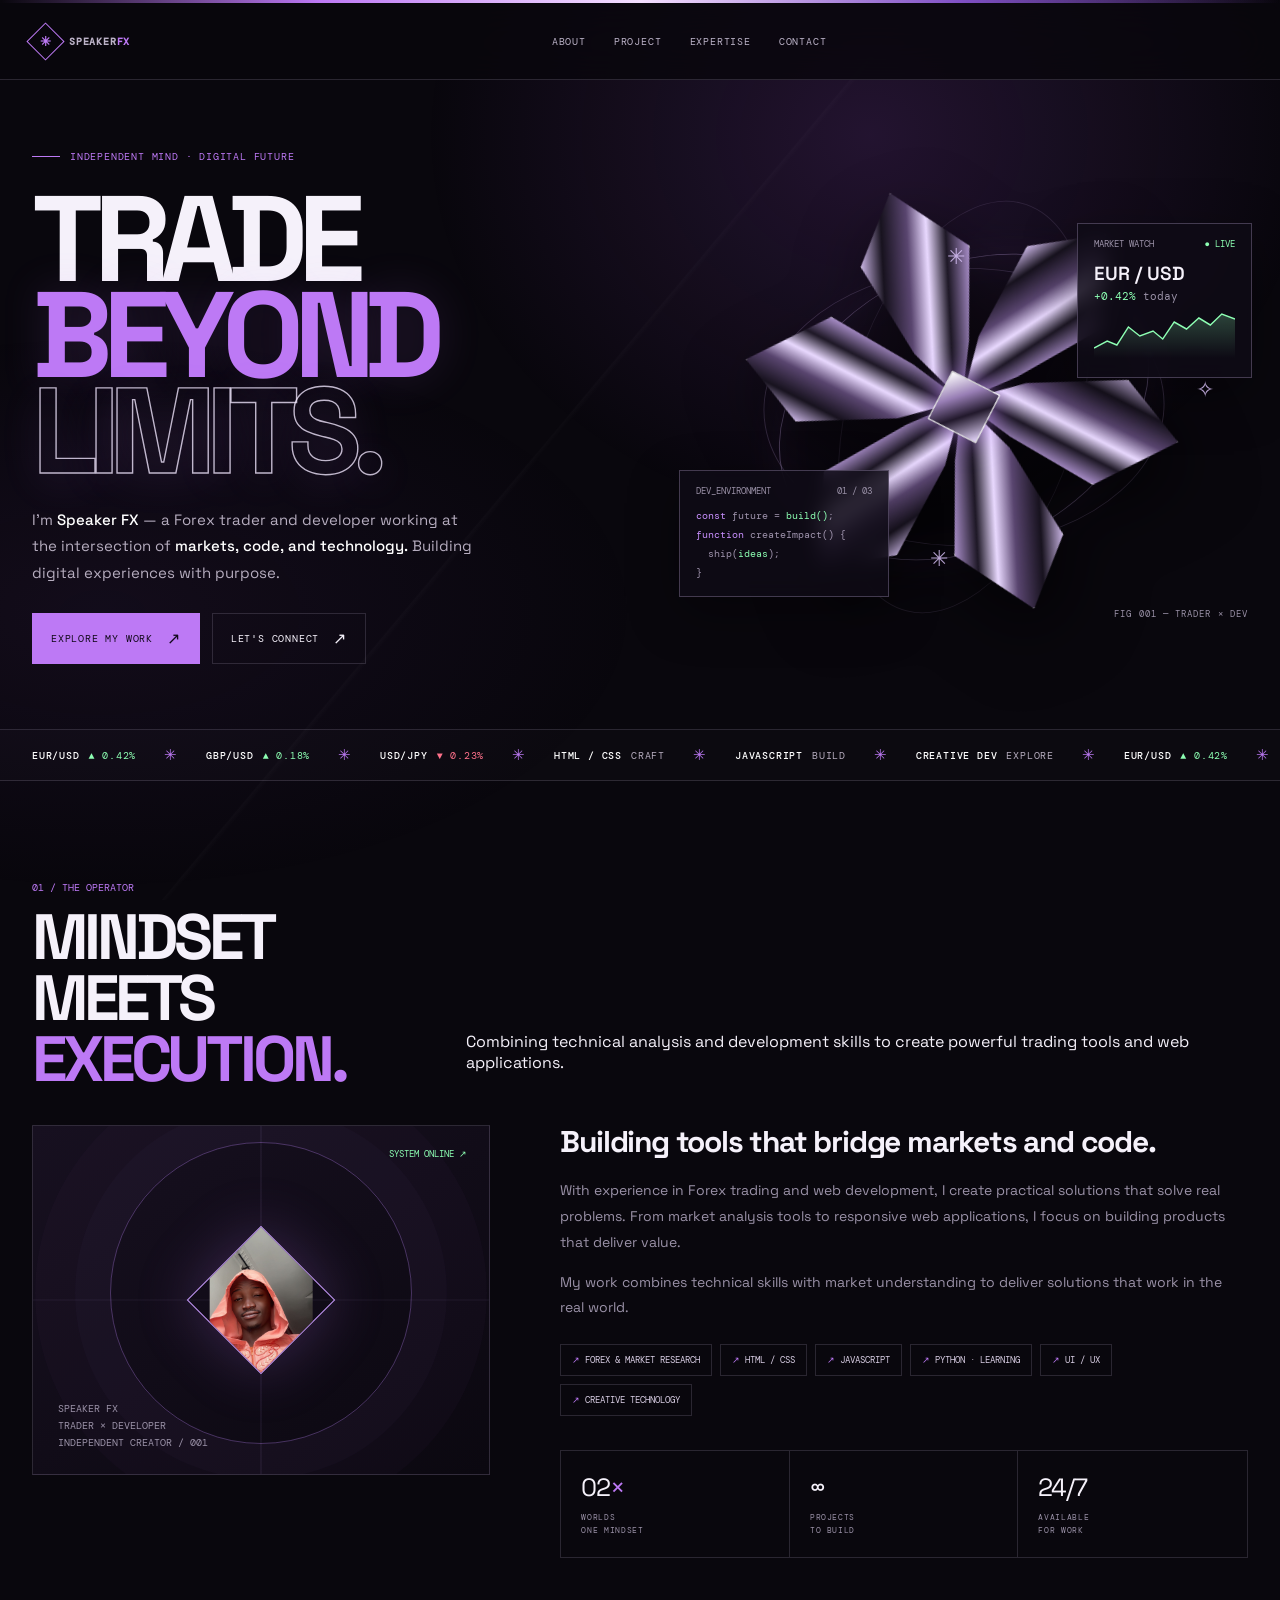
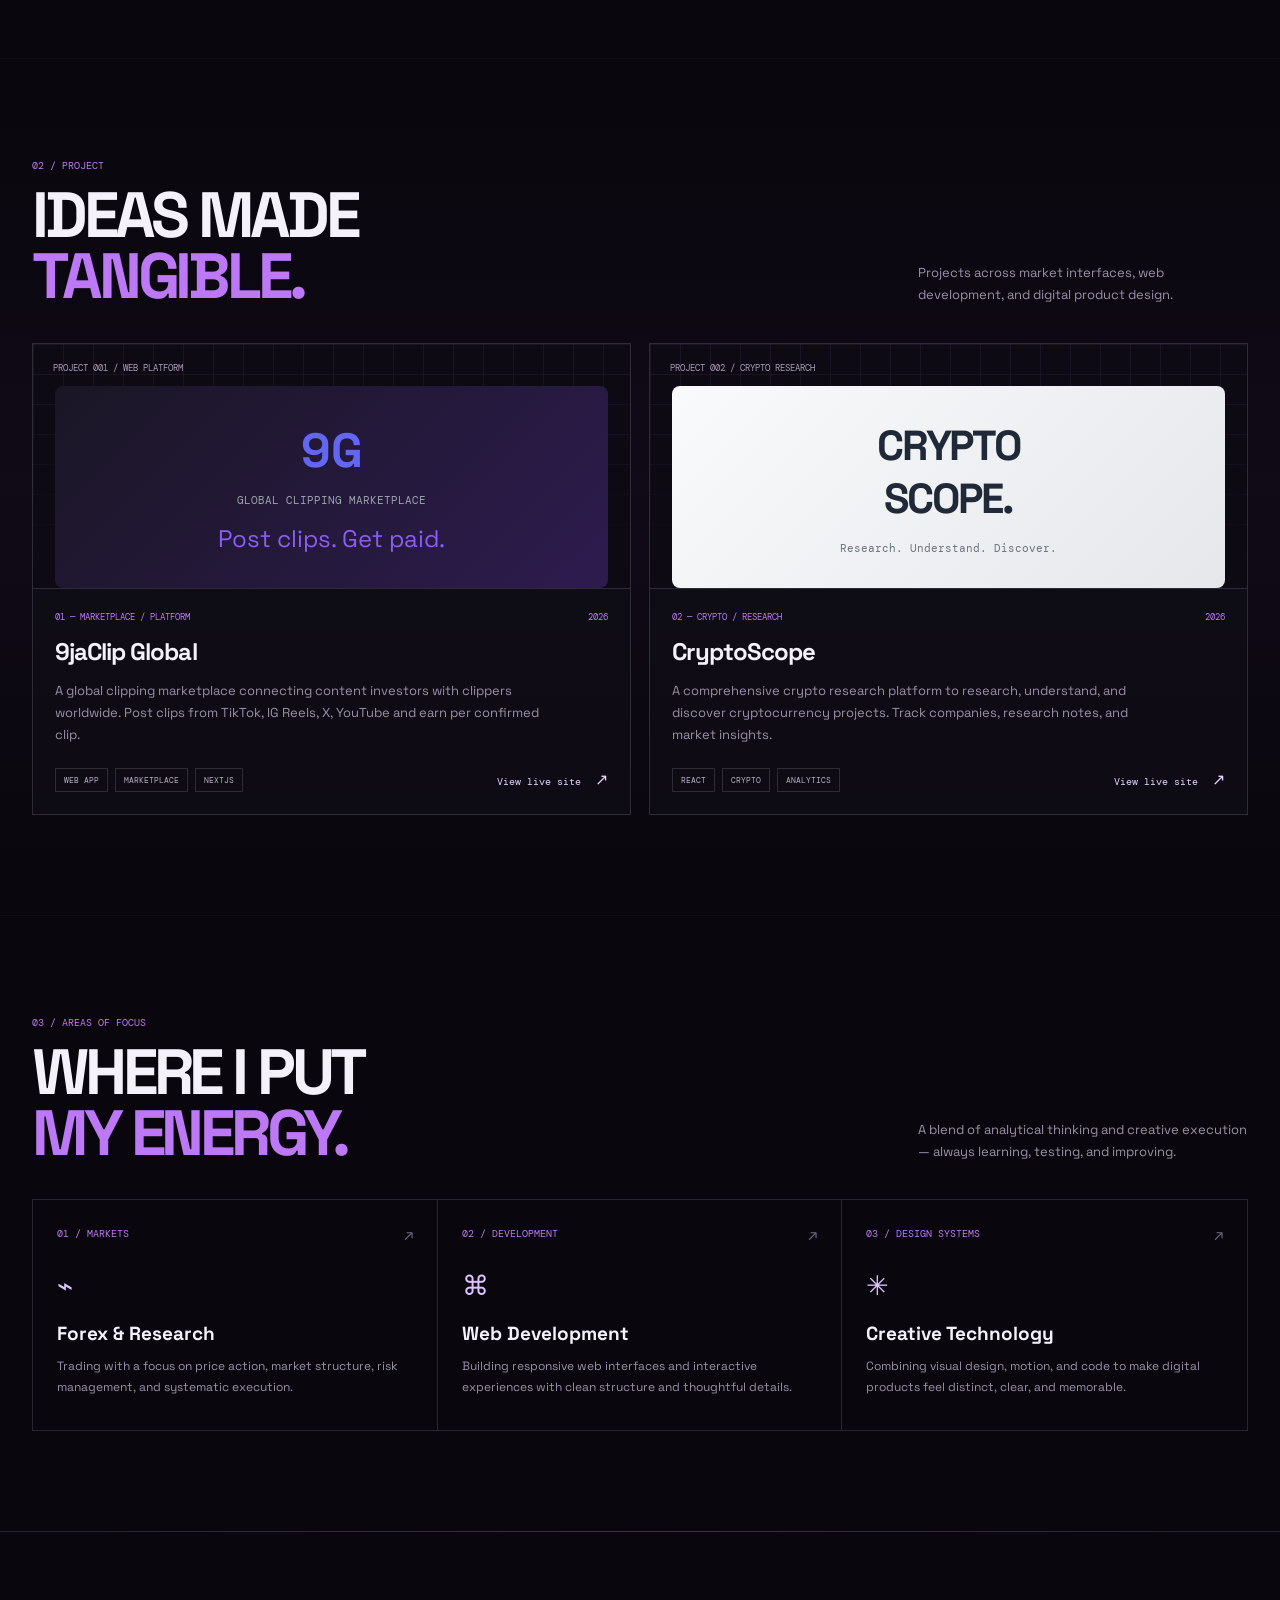
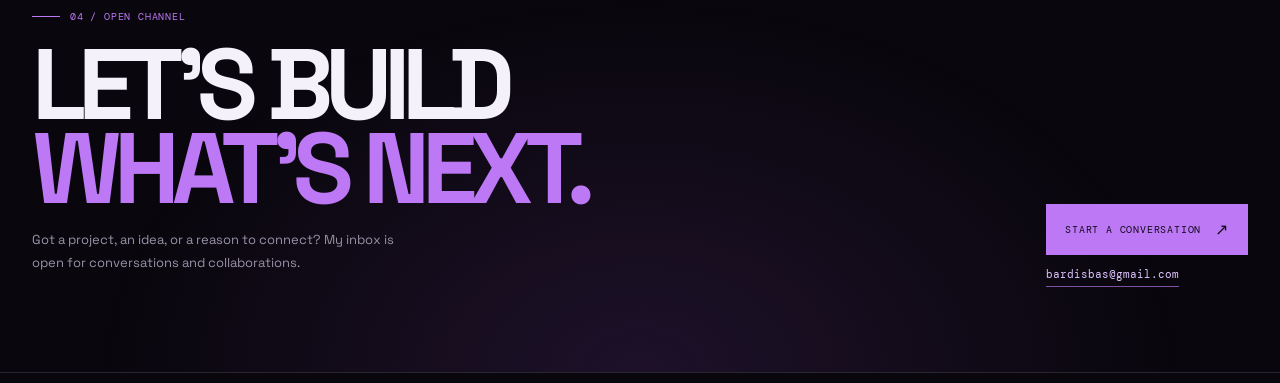
<file: index.html>
<!DOCTYPE html>
<html lang="en">
<head>
<meta charset="UTF-8" />
<meta name="viewport" content="width=device-width, initial-scale=1.0" />
<meta name="theme-color" content="#09070d" />
<meta name="description" content="Personal portfolio for a Forex Trader and Developer." />
<title>Speaker FX — Trader × Developer</title>
<link rel="preconnect" href="https://fonts.googleapis.com">
<link rel="preconnect" href="https://fonts.gstatic.com" crossorigin>
<link href="https://fonts.googleapis.com/css2?family=DM+Mono:wght@400;500&family=Space+Grotesk:wght@400;500;600;700&display=swap" rel="stylesheet">
<link rel="stylesheet" href="styles.css">
</head>
<body>
<div class="topline"></div>
<header><div class="wrap nav"><a class="brand" href="#home" aria-label="Speaker FX home"><span class="brand-mark"><span>✳</span></span><span>SPEAKER<span style="color:var(--purple)">FX</span></span></a><nav class="nav-links" id="navLinks"><a href="#about">ABOUT</a><a href="#work">PROJECT</a><a href="#services">EXPERTISE</a><a href="#contact">CONTACT</a></nav><div class="nav-actions"><button class="menu-btn" id="menuBtn" aria-label="Toggle navigation" aria-expanded="false">☰</button></div></div></header>
<main id="home">
<section class="hero"><div class="wrap hero-grid"><div class="hero-content"><div class="eyebrow">Independent mind · Digital future</div><h1><span>Trade</span><span class="purple">Beyond</span><span class="outline">Limits.</span></h1><p class="hero-copy">I'm <strong>Speaker FX</strong> — a Forex trader and developer working at the intersection of <strong>markets, code, and technology.</strong> Building digital experiences with purpose.</p><div class="hero-ctas"><a class="btn btn-primary" href="#work">Explore my work <span class="arrow">↗</span></a><a class="btn btn-ghost" href="#contact">Let's connect <span class="arrow">↗</span></a></div></div>
<div class="hero-visual" aria-label="Abstract metallic digital sculpture with floating market and code panels"><div class="orbital"></div><div class="core"><i class="blade"></i><i class="blade"></i><i class="blade"></i><i class="blade"></i><i class="blade"></i><i class="blade"></i><div class="core-center"></div></div><div class="float-card market"><div class="card-top"><span>Market watch</span><span style="color:var(--green)">● LIVE</span></div><div class="pair">EUR / USD</div><div class="up">+0.42% <span style="color:var(--muted)">today</span></div><svg class="mini-chart" viewBox="0 0 160 48" preserveAspectRatio="none"><defs><linearGradient id="chartFill" x1="0" y1="0" x2="0" y2="1"><stop offset="0" stop-color="#8dffb3" stop-opacity=".24"/><stop offset="1" stop-color="#8dffb3" stop-opacity="0"/></linearGradient></defs><path d="M0 38 L15 31 L26 35 L39 17 L52 26 L67 21 L78 29 L91 12 L105 19 L119 8 L132 15 L145 4 L160 9 L160 48 L0 48Z" fill="url(#chartFill)"/><path d="M0 38 L15 31 L26 35 L39 17 L52 26 L67 21 L78 29 L91 12 L105 19 L119 8 L132 15 L145 4 L160 9" fill="none" stroke="#8dffb3" stroke-width="1.5"/></svg></div><div class="float-card code"><div class="card-top"><span>dev_environment</span><span>01 / 03</span></div><div class="code-lines"><div><span class="key">const</span> future = <span class="val">build()</span>;</div><div><span class="key">function</span> createImpact() {</div><div>&nbsp;&nbsp;ship(<span class="val">ideas</span>);</div><div>}</div></div></div><span class="spark s1">✳</span><span class="spark s2">✧</span><span class="spark s3">✳</span><div class="hero-note">FIG 001 — TRADER × DEV</div></div></div></section>
<div class="ticker-wrap"><div class="wrap ticker"><div class="ticker-track" id="tickerTrack"><span class="ticker-item"><b>EUR/USD</b><span class="green">▲ 0.42%</span></span><span class="ticker-sep">✳</span><span class="ticker-item"><b>GBP/USD</b><span class="green">▲ 0.18%</span></span><span class="ticker-sep">✳</span><span class="ticker-item"><b>USD/JPY</b><span class="red">▼ 0.23%</span></span><span class="ticker-sep">✳</span><span class="ticker-item"><b>HTML / CSS</b><span>CRAFT</span></span><span class="ticker-sep">✳</span><span class="ticker-item"><b>JAVASCRIPT</b><span>BUILD</span></span><span class="ticker-sep">✳</span><span class="ticker-item"><b>CREATIVE DEV</b><span>EXPLORE</span></span><span class="ticker-sep">✳</span><span class="ticker-item"><b>EUR/USD</b><span class="green">▲ 0.42%</span></span><span class="ticker-sep">✳</span><span class="ticker-item"><b>GBP/USD</b><span class="green">▲ 0.18%</span></span><span class="ticker-sep">✳</span><span class="ticker-item"><b>USD/JPY</b><span class="red">▼ 0.23%</span></span><span class="ticker-sep">✳</span><span class="ticker-item"><b>HTML / CSS</b><span>CRAFT</span></span><span class="ticker-sep">✳</span><span class="ticker-item"><b>JAVASCRIPT</b><span>BUILD</span></span><span class="ticker-sep">✳</span><span class="ticker-item"><b>CREATIVE DEV</b><span>EXPLORE</span></span><span class="ticker-sep">✳</span></div></div></div>
<section id="about"><div class="wrap"><div class="section-head reveal"><div><div class="section-index">01 / THE OPERATOR</div><h2 class="section-title">Mindset meets<br><em>execution.</em></h2></div><p>Combining technical analysis and development skills to create powerful trading tools and web applications.</p></div><div class="about-grid"><div class="about-art reveal"><div class="art-cross"></div><div class="art-symbol profile-container"><img src="img/profile.jpeg" alt="Speaker FX" class="profile-image" /></div><div class="art-corner">SYSTEM ONLINE ↗</div><div class="art-label">SPEAKER FX<br>TRADER × DEVELOPER<br>INDEPENDENT CREATOR / 001</div></div><div class="about-content reveal"><h3>Building tools that bridge markets and code.</h3><p>With experience in Forex trading and web development, I create practical solutions that solve real problems. From market analysis tools to responsive web applications, I focus on building products that deliver value.</p><p>My work combines technical skills with market understanding to deliver solutions that work in the real world.</p><div class="skill-pills"><span class="pill">Forex & Market Research</span><span class="pill">HTML / CSS</span><span class="pill">JavaScript</span><span class="pill">Python · Learning</span><span class="pill">UI / UX</span><span class="pill">Creative Technology</span></div><div class="metrics"><div class="metric"><div class="metric-value">02<span style="color:var(--purple)">×</span></div><div class="metric-label">Worlds<br>one mindset</div></div><div class="metric"><div class="metric-value">∞</div><div class="metric-label">Projects<br>to build</div></div><div class="metric"><div class="metric-value">24/7</div><div class="metric-label">Available<br>for work</div></div></div></div></div></div></section>
<section class="work" id="work"><div class="wrap"><div class="section-head reveal"><div><div class="section-index">02 / PROJECT</div><h2 class="section-title">Ideas made<br><em>tangible.</em></h2></div><p class="section-desc">Projects across market interfaces, web development, and digital product design.</p></div><div class="project-grid"><article class="project reveal"><div class="project-visual"><div class="visual-label">PROJECT 001 / WEB PLATFORM</div><div class="project-image-wrapper"><div style="width:100%;height:100%;background:linear-gradient(135deg,#1a1625 0%,#2d1b4e 100%);border-radius:8px;display:flex;flex-direction:column;align-items:center;justify-content:center;padding:20px;text-align:center;"><div style="font-size:48px;font-weight:700;color:#6366f1;margin-bottom:12px;">9G</div><div style="font-size:11px;color:#9ca3af;font-family:var(--mono);text-transform:uppercase;">Global Clipping Marketplace</div><div style="margin-top:16px;font-size:24px;color:#8b5cf6;">Post clips. Get paid.</div></div></div></div><div class="project-info"><div class="project-meta"><span>01 — MARKETPLACE / PLATFORM</span><span>2026</span></div><h3>9jaClip Global</h3><p>A global clipping marketplace connecting content investors with clippers worldwide. Post clips from TikTok, IG Reels, X, YouTube and earn per confirmed clip.</p><div class="project-bottom"><div class="tags"><span>WEB APP</span><span>MARKETPLACE</span><span>NEXTJS</span></div><a class="text-link" href="https://9jaclip-global.vercel.app" target="_blank" rel="noopener noreferrer">View live site <span>↗</span></a></div></div></article><article class="project reveal"><div class="project-visual"><div class="visual-label">PROJECT 002 / CRYPTO RESEARCH</div><div class="project-image-wrapper"><div style="width:100%;height:100%;background:linear-gradient(135deg,#f9fafb 0%,#e5e7eb 100%);border-radius:8px;display:flex;flex-direction:column;align-items:center;justify-content:center;padding:20px;text-align:center;"><div style="font-size:42px;font-weight:900;color:#1f2937;letter-spacing:-0.05em;">CRYPTO<br>SCOPE.</div><div style="margin-top:16px;font-size:11px;color:#6b7280;font-family:var(--mono);">Research. Understand. Discover.</div></div></div></div><div class="project-info"><div class="project-meta"><span>02 — CRYPTO / RESEARCH</span><span>2026</span></div><h3>CryptoScope</h3><p>A comprehensive crypto research platform to research, understand, and discover cryptocurrency projects. Track companies, research notes, and market insights.</p><div class="project-bottom"><div class="tags"><span>REACT</span><span>CRYPTO</span><span>ANALYTICS</span></div><a class="text-link" href="https://cryptoscope-azure.vercel.app" target="_blank" rel="noopener noreferrer">View live site <span>↗</span></a></div></div></article></div></div></section>
<section id="services"><div class="wrap"><div class="section-head reveal"><div><div class="section-index">03 / AREAS OF FOCUS</div><h2 class="section-title">Where I put<br><em>my energy.</em></h2></div><p class="section-desc">A blend of analytical thinking and creative execution — always learning, testing, and improving.</p></div><div class="services-grid reveal"><article class="service"><div class="service-num">01 / MARKETS</div><div class="service-icon">⌁</div><h3>Forex & Research</h3><p>Trading with a focus on price action, market structure, risk management, and systematic execution.</p></article><article class="service"><div class="service-num">02 / DEVELOPMENT</div><div class="service-icon">⌘</div><h3>Web Development</h3><p>Building responsive web interfaces and interactive experiences with clean structure and thoughtful details.</p></article><article class="service"><div class="service-num">03 / DESIGN SYSTEMS</div><div class="service-icon">✳</div><h3>Creative Technology</h3><p>Combining visual design, motion, and code to make digital products feel distinct, clear, and memorable.</p></article></div></div></section>
<section class="contact" id="contact"><div class="wrap contact-inner"><div class="reveal"><div class="eyebrow">04 / OPEN CHANNEL</div><h2>Let's build<br><span>what's next.</span></h2><p>Got a project, an idea, or a reason to connect? My inbox is open for conversations and collaborations.</p></div><div class="contact-actions reveal"><a class="btn btn-primary" href="mailto:bardisbas@gmail.com?subject=Let's%20collaborate">Start a conversation <span class="arrow">↗</span></a><a class="contact-email" href="mailto:bardisbas@gmail.com">bardisbas@gmail.com</a></div></div></section>
</main><footer><div class="wrap footer-inner"><span>© <span id="year"></span> SPEAKER FX</span><div class="footer-links"><a href="#home">BACK TO TOP ↑</a><a href="#work">WORK</a><a href="#contact">CONTACT</a></div><span>TRADER × DEVELOPER</span></div></footer>
<script src="script.js"></script>
</body>
</html>
</file>
<file: styles.css>
:root{--bg:#09070d;--panel:#100d16;--panel2:#17121f;--ink:#f5f1fa;--muted:#9a91a7;--line:rgba(235,220,255,.15);--purple:#bd79f5;--purple2:#8050c5;--green:#8dffb3;--red:#ff718b;--mono:'DM Mono',monospace;--sans:'Space Grotesk',sans-serif;--max:1320px}
*{box-sizing:border-box}html{scroll-behavior:smooth;scroll-padding-top:90px}body{margin:0;background:var(--bg);color:var(--ink);font-family:var(--sans);overflow-x:hidden}body:before{content:"";position:fixed;inset:0;pointer-events:none;z-index:-1;background:radial-gradient(ellipse at 68% 15%,rgba(127,65,172,.22),transparent 36%),radial-gradient(ellipse at 8% 68%,rgba(91,50,130,.12),transparent 32%),linear-gradient(130deg,transparent 45%,rgba(255,255,255,.018) 45.1%,transparent 45.4%)}a{color:inherit;text-decoration:none}button{font:inherit}.mono,.eyebrow,.nav a,.ticker,.metric-label,.project-tag,.small-label{font-family:var(--mono);text-transform:uppercase;letter-spacing:.08em}.wrap{width:min(var(--max),calc(100% - 64px));margin:auto}.topline{height:3px;background:linear-gradient(90deg,transparent,var(--purple),#f4dfff,var(--purple2),transparent)}header{position:sticky;top:0;z-index:20;background:rgba(9,7,13,.82);backdrop-filter:blur(18px);border-bottom:1px solid var(--line)}.nav{height:76px;display:flex;align-items:center;justify-content:space-between;gap:24px}.brand{display:flex;align-items:center;gap:10px;font-weight:700;letter-spacing:.04em;font-size:15px}.brand-mark{width:27px;height:27px;display:grid;place-items:center;border:1px solid var(--purple);color:var(--purple);transform:rotate(45deg);font-size:13px}.brand-mark span{transform:rotate(-45deg)}.nav-links{display:flex;align-items:center;gap:28px}.nav a{font-size:10px;color:#bcb3c8;transition:color .2s}.nav a:hover{color:#fff}.nav-actions{display:flex;align-items:center;gap:12px}.status{font:10px var(--mono);color:var(--green);display:flex;align-items:center;gap:8px}.dot{width:6px;height:6px;border-radius:50%;background:var(--green);box-shadow:0 0 12px var(--green)}.menu-btn{display:none;background:none;border:1px solid var(--line);color:white;padding:9px 11px}
.hero{min-height:650px;padding:70px 0 46px;position:relative;border-bottom:1px solid var(--line);overflow:hidden}.hero-grid{display:grid;grid-template-columns:1.05fr .95fr;align-items:center;gap:22px;position:relative;z-index:2}.eyebrow{font-size:10px;color:var(--purple);display:flex;align-items:center;gap:10px}.eyebrow:before{content:"";display:block;width:28px;height:1px;background:var(--purple)}h1{font-size:clamp(64px,9.5vw,142px);line-height:.79;letter-spacing:-.085em;text-transform:uppercase;margin:28px 0 28px;font-weight:700}.hero h1 span{display:block}.hero h1 .purple{color:var(--purple);text-shadow:0 0 44px rgba(189,121,245,.16)}.hero h1 .outline{color:transparent;-webkit-text-stroke:1.4px rgba(242,232,255,.78);text-shadow:0 8px 40px rgba(189,121,245,.12)}.hero-copy{max-width:450px;color:#b6adbf;font-size:15px;line-height:1.75}.hero-copy strong{color:white;font-weight:500}.hero-ctas{display:flex;gap:12px;flex-wrap:wrap;margin-top:27px}.btn{display:inline-flex;align-items:center;justify-content:center;gap:14px;padding:14px 18px;border:1px solid var(--line);font:10px var(--mono);letter-spacing:.08em;text-transform:uppercase;transition:.25s;cursor:pointer}.btn-primary{background:var(--purple);border-color:var(--purple);color:#12091b}.btn-primary:hover{background:#d5a7ff;transform:translateY(-2px)}.btn-ghost:hover{border-color:var(--purple);color:var(--purple)}.arrow{font-size:16px}.hero-visual{height:460px;position:relative;display:grid;place-items:center;perspective:900px}.orbital{position:absolute;width:390px;height:390px;border:1px solid rgba(219,184,255,.35);border-radius:50%;transform:rotate(-27deg) scaleY(.72);box-shadow:0 0 45px rgba(148,80,210,.08),inset 0 0 45px rgba(148,80,210,.06)}.orbital:before,.orbital:after{content:"";position:absolute;inset:25px -35px;border:1px solid rgba(219,184,255,.2);border-radius:50%;transform:rotate(55deg)}.orbital:after{inset:65px -70px;transform:rotate(-62deg);border-color:rgba(219,184,255,.12)}.core{position:relative;width:230px;height:270px;transform:rotate(-18deg);filter:drop-shadow(0 30px 35px rgba(0,0,0,.65));animation:float 6s ease-in-out infinite}.core .blade{position:absolute;left:50%;top:50%;width:110px;height:220px;transform-origin:50% 0;background:linear-gradient(105deg,#30283a 0%,#f2e8ff 12%,#9b82b9 24%,#1d1725 37%,#e9d9ff 49%,#59456f 61%,#17121e 77%,#cbb6e6 91%,#453454 100%);clip-path:polygon(50% 0,78% 27%,100% 72%,54% 100%,0 66%,27% 25%);border:1px solid rgba(255,255,255,.6)}.core .blade:nth-child(1){transform:translate(-50%,-3%) rotate(0deg)}.core .blade:nth-child(2){transform:translate(-50%,-3%) rotate(60deg)}.core .blade:nth-child(3){transform:translate(-50%,-3%) rotate(120deg)}.core .blade:nth-child(4){transform:translate(-50%,-3%) rotate(180deg)}.core .blade:nth-child(5){transform:translate(-50%,-3%) rotate(240deg)}.core .blade:nth-child(6){transform:translate(-50%,-3%) rotate(300deg)}.core-center{position:absolute;left:50%;top:50%;width:54px;height:54px;transform:translate(-50%,-50%) rotate(45deg);background:linear-gradient(135deg,#fff,#987eb5 34%,#21182b 62%,#e8d8ff);border:1px solid white;box-shadow:0 0 28px rgba(194,135,255,.65)}.float-card{position:absolute;background:rgba(15,11,22,.83);border:1px solid rgba(226,201,255,.25);backdrop-filter:blur(10px);padding:14px 16px;box-shadow:0 16px 50px rgba(0,0,0,.35)}.float-card.market{right:-4px;top:46px;width:175px}.float-card.code{left:-2px;bottom:40px;width:210px}.card-top{display:flex;align-items:center;justify-content:space-between;font:9px var(--mono);color:var(--muted);text-transform:uppercase}.pair{font-size:19px;margin:11px 0 3px;font-weight:600}.up{font:11px var(--mono);color:var(--green)}.mini-chart{width:100%;height:48px;margin-top:7px}.code-lines{font:10px/1.9 var(--mono);color:#9e93ac;margin-top:9px}.code-lines .key{color:#c990ff}.code-lines .val{color:var(--green)}.hero-note{position:absolute;right:0;bottom:17px;font:9px var(--mono);color:var(--muted);letter-spacing:.12em}.spark{position:absolute;color:#dfc7ff;font-size:22px;opacity:.8}.spark.s1{top:65px;left:47%}.spark.s2{right:6%;top:43%}.spark.s3{bottom:65px;left:44%}.ticker-wrap{overflow:hidden;border-bottom:1px solid var(--line);background:rgba(255,255,255,.015)}.ticker{display:flex;align-items:center;gap:28px;white-space:nowrap;padding:15px 0;font-size:10px;color:#b7adbf}.ticker .green{color:var(--green)}.ticker .red{color:var(--red)}.ticker-track{display:flex;gap:28px;min-width:max-content;animation:marquee 32s linear infinite}.ticker-track:hover{animation-play-state:paused}.ticker-item{display:flex;align-items:center;gap:9px}.ticker-item b{color:#fff;font-weight:500}.ticker-sep{color:var(--purple);font-size:15px}
section{padding:100px 0}.section-head{display:flex;align-items:flex-end;justify-content:space-between;gap:24px;margin-bottom:36px}.section-index{font:10px var(--mono);color:var(--purple);margin-bottom:13px}.section-title{font-size:clamp(34px,5vw,64px);line-height:.95;letter-spacing:-.065em;text-transform:uppercase;margin:0}.section-title em{font-style:normal;color:var(--purple)}.section-desc{max-width:330px;color:var(--muted);font-size:13px;line-height:1.7;margin:0}.about-grid{display:grid;grid-template-columns:.8fr 1.2fr;gap:70px;align-items:start}.about-art{min-height:350px;position:relative;border:1px solid var(--line);background:linear-gradient(145deg,#171020,#0b0810);overflow:hidden;padding:26px}.about-art:before{content:"";position:absolute;width:300px;height:300px;border:1px solid rgba(193,137,255,.32);border-radius:50%;left:50%;top:48%;transform:translate(-50%,-50%);box-shadow:0 0 0 35px rgba(180,110,255,.025),0 0 0 75px rgba(180,110,255,.02)}.art-cross{position:absolute;inset:0;background:linear-gradient(90deg,transparent 49.8%,rgba(202,170,255,.13) 50%,transparent 50.2%),linear-gradient(0deg,transparent 49.8%,rgba(202,170,255,.13) 50%,transparent 50.2%)}.art-symbol{position:absolute;left:50%;top:50%;transform:translate(-50%,-50%) rotate(45deg);width:105px;height:105px;border:1px solid #c99cff;background:linear-gradient(135deg,rgba(202,154,255,.3),rgba(10,7,14,.7));box-shadow:0 0 60px rgba(189,121,245,.25);overflow:hidden}.art-symbol.profile-container{display:flex;align-items:center;justify-content:center;background:none}.profile-image{width:150%;height:150%;object-fit:cover;transform:rotate(-45deg);border-radius:0;object-position:center}.art-label{position:absolute;left:25px;bottom:23px;font:10px/1.7 var(--mono);color:var(--muted)}.art-corner{position:absolute;right:22px;top:22px;font:9px var(--mono);color:var(--green)}.about-content h3{font-size:30px;line-height:1.15;letter-spacing:-.04em;margin:0 0 18px}.about-content p{color:var(--muted);line-height:1.85;font-size:14px}.skill-pills{display:flex;gap:8px;flex-wrap:wrap;margin-top:23px}.pill{padding:9px 11px;border:1px solid var(--line);font:9px var(--mono);color:#d8cde3;text-transform:uppercase}.pill:before{content:"↗ ";color:var(--purple)}.metrics{display:grid;grid-template-columns:repeat(3,1fr);border:1px solid var(--line);margin-top:34px}.metric{padding:20px;border-right:1px solid var(--line)}.metric:last-child{border:0}.metric-value{font-size:25px;letter-spacing:-.05em}.metric-label{font-size:8px;color:var(--muted);margin-top:8px;line-height:1.6}
.work{background:linear-gradient(180deg,transparent,rgba(116,62,155,.07),transparent);border-top:1px solid rgba(255,255,255,.03);border-bottom:1px solid rgba(255,255,255,.03)}.project-grid{display:grid;grid-template-columns:repeat(2,1fr);gap:18px}.project{border:1px solid var(--line);background:rgba(16,13,22,.8);transition:transform .25s,border-color .25s;overflow:hidden}.project:hover{transform:translateY(-5px);border-color:rgba(189,121,245,.65)}.project-visual{height:245px;position:relative;overflow:hidden;background:#0e0a14;border-bottom:1px solid var(--line)}.project-image-wrapper{position:absolute;inset:42px 22px 0;display:flex;align-items:center;justify-content:center}.project-visual:before{content:"";position:absolute;inset:0;background-image:linear-gradient(rgba(199,162,255,.07) 1px,transparent 1px),linear-gradient(90deg,rgba(199,162,255,.07) 1px,transparent 1px);background-size:30px 30px;mask-image:linear-gradient(to bottom,#000,transparent)}.visual-label{position:absolute;left:20px;top:18px;font:9px var(--mono);color:#a99ab7}.chart-ui{position:absolute;inset:56px 22px 20px;border:1px solid rgba(189,121,245,.2);background:rgba(10,7,15,.78);padding:14px}.chart-header{display:flex;justify-content:space-between;font:9px var(--mono);color:#a99ab7}.candles{position:absolute;left:18px;right:18px;top:58px;bottom:15px;display:flex;align-items:center;justify-content:space-around;gap:5px}.candle{width:7px;position:relative;background:var(--green);height:30%;box-shadow:0 0 10px rgba(141,255,179,.1)}.candle:before{content:"";position:absolute;left:3px;top:-12px;bottom:-10px;width:1px;background:inherit}.candle:nth-child(3n){background:var(--red)}.candle:nth-child(2n){height:55%}.candle:nth-child(4n){height:72%}.candle:nth-child(5n){height:40%}.candle:nth-child(7n){height:83%}.candle:nth-child(9n){height:25%}.terminal-ui{position:absolute;inset:52px 22px 18px;border:1px solid rgba(189,121,245,.25);background:rgba(8,6,12,.9);padding:16px;font:10px/2 var(--mono);color:#9589a3}.terminal-ui .prompt{color:var(--green)}.terminal-ui .cmd{color:#c18cff}.terminal-ui .comment{color:#5f5669}.orbit-visual{position:absolute;inset:0;display:grid;place-items:center}.orbit-visual .ring{position:absolute;width:210px;height:110px;border:1px solid #ad7ee2;border-radius:50%;transform:rotate(-28deg)}.orbit-visual .ring:nth-child(2){transform:rotate(40deg);border-color:rgba(141,255,179,.55)}.orbit-visual .ring:nth-child(3){transform:rotate(90deg);width:130px;height:230px;border-color:rgba(224,205,255,.3)}.orbit-visual .cube{width:80px;height:80px;transform:rotate(45deg);border:1px solid #e6d4ff;background:linear-gradient(135deg,#c18cff55,#120d1a 65%);box-shadow:0 0 50px #9b61d344}.project-info{padding:22px}.project-meta{display:flex;align-items:center;justify-content:space-between;font:9px var(--mono);color:var(--purple)}.project-info h3{font-size:24px;letter-spacing:-.04em;margin:13px 0 8px}.project-info p{font-size:13px;line-height:1.7;color:var(--muted);max-width:490px}.project-bottom{display:flex;align-items:center;justify-content:space-between;margin-top:22px;gap:12px}.tags{display:flex;gap:7px;flex-wrap:wrap}.tags span{font:8px var(--mono);padding:6px 8px;border:1px solid var(--line);color:#b9aec4}.text-link{font:10px var(--mono);color:#e4d2ff;white-space:nowrap}.text-link span{font-size:16px;margin-left:8px}
.services-grid{display:grid;grid-template-columns:repeat(3,1fr);border:1px solid var(--line)}.service{padding:27px 24px;min-height:230px;border-right:1px solid var(--line);position:relative}.service:last-child{border-right:0}.service-num{font:10px var(--mono);color:var(--purple)}.service-icon{font-size:27px;margin:28px 0 18px;color:#dec3ff}.service h3{font-size:19px;margin:0 0 10px}.service p{font-size:12px;line-height:1.7;color:var(--muted);margin:0}.service:after{content:"↗";position:absolute;right:23px;top:24px;color:#6e617b}.contact{padding:78px 0 85px;border-top:1px solid var(--line);background:radial-gradient(ellipse at 50% 100%,rgba(141,70,193,.16),transparent 60%)}.contact-inner{display:flex;align-items:flex-end;justify-content:space-between;gap:30px}.contact h2{font-size:clamp(46px,8vw,100px);line-height:.84;letter-spacing:-.08em;text-transform:uppercase;margin:20px 0 18px}.contact h2 span{color:var(--purple)}.contact p{color:var(--muted);font-size:13px;max-width:390px;line-height:1.7}.contact-actions{display:flex;flex-direction:column;align-items:flex-start;gap:12px;min-width:200px}.contact-email{font:11px var(--mono);color:#dfc4ff;border-bottom:1px solid #8050a5;padding-bottom:5px}.contact-email:hover{color:#fff}footer{border-top:1px solid var(--line);padding:19px 0}.footer-inner{display:flex;align-items:center;justify-content:space-between;gap:18px;color:var(--muted);font:9px var(--mono);text-transform:uppercase}.footer-links{display:flex;gap:18px}.footer-links a:hover{color:#fff}.reveal{opacity:0;transform:translateY(18px);transition:opacity .7s ease,transform .7s ease}.reveal.visible{opacity:1;transform:none}@keyframes float{0%,100%{transform:rotate(-18deg) translateY(0)}50%{transform:rotate(-14deg) translateY(-12px)}}@keyframes marquee{to{transform:translateX(-50%)}}
@media(max-width:900px){.wrap{width:min(100% - 38px,var(--max))}.hero{padding-top:52px}.hero-grid{grid-template-columns:1fr}.hero-visual{height:390px;max-width:560px;width:100%;margin:0 auto}.hero h1{font-size:clamp(68px,13vw,120px)}.hero-note{right:10px}.about-grid{grid-template-columns:1fr;gap:30px}.about-art{min-height:300px}.services-grid{grid-template-columns:1fr}.service{border-right:0;border-bottom:1px solid var(--line);min-height:190px}.service:last-child{border-bottom:0}.contact-inner{align-items:flex-start;flex-direction:column}.contact-actions{flex-direction:row;align-items:center;flex-wrap:wrap}}
@media(max-width:650px){.wrap{width:calc(100% - 30px)}.nav{height:65px}.nav-links{display:none;position:absolute;top:65px;left:0;right:0;padding:22px 20px;background:#0e0a14;border-bottom:1px solid var(--line);flex-direction:column;align-items:flex-start;gap:22px}.nav-links.open{display:flex}.nav-links a{font-size:12px}.status{display:none}.menu-btn{display:block}.hero{padding:44px 0 32px;min-height:0}.hero h1{font-size:clamp(58px,16vw,91px);margin:24px 0}.hero-copy{font-size:13px}.hero-visual{height:335px;transform:scale(.95);margin-top:2px}.orbital{width:290px;height:290px}.core{transform:scale(.82) rotate(-18deg)}.float-card.market{right:0;top:15px;width:150px}.float-card.code{left:0;bottom:12px;width:178px}.hero-note{font-size:8px;bottom:0}.section-head{align-items:flex-start;flex-direction:column;margin-bottom:26px}section{padding:70px 0}.project-grid{grid-template-columns:1fr}.project-visual{height:220px}.metrics{grid-template-columns:1fr}.metric{border-right:0;border-bottom:1px solid var(--line);display:flex;align-items:center;justify-content:space-between;gap:20px}.metric:last-child{border-bottom:0}.metric-label{text-align:right;margin:0}.about-content h3{font-size:26px}.footer-inner{align-items:flex-start;flex-direction:column}.footer-links{flex-wrap:wrap}.contact h2{font-size:clamp(47px,13vw,78px)}}
@media(prefers-reduced-motion:reduce){*,*:before,*:after{animation-duration:.01ms!important;animation-iteration-count:1!important;scroll-behavior:auto!important;transition-duration:.01ms!important}.reveal{opacity:1;transform:none}}
</file>
